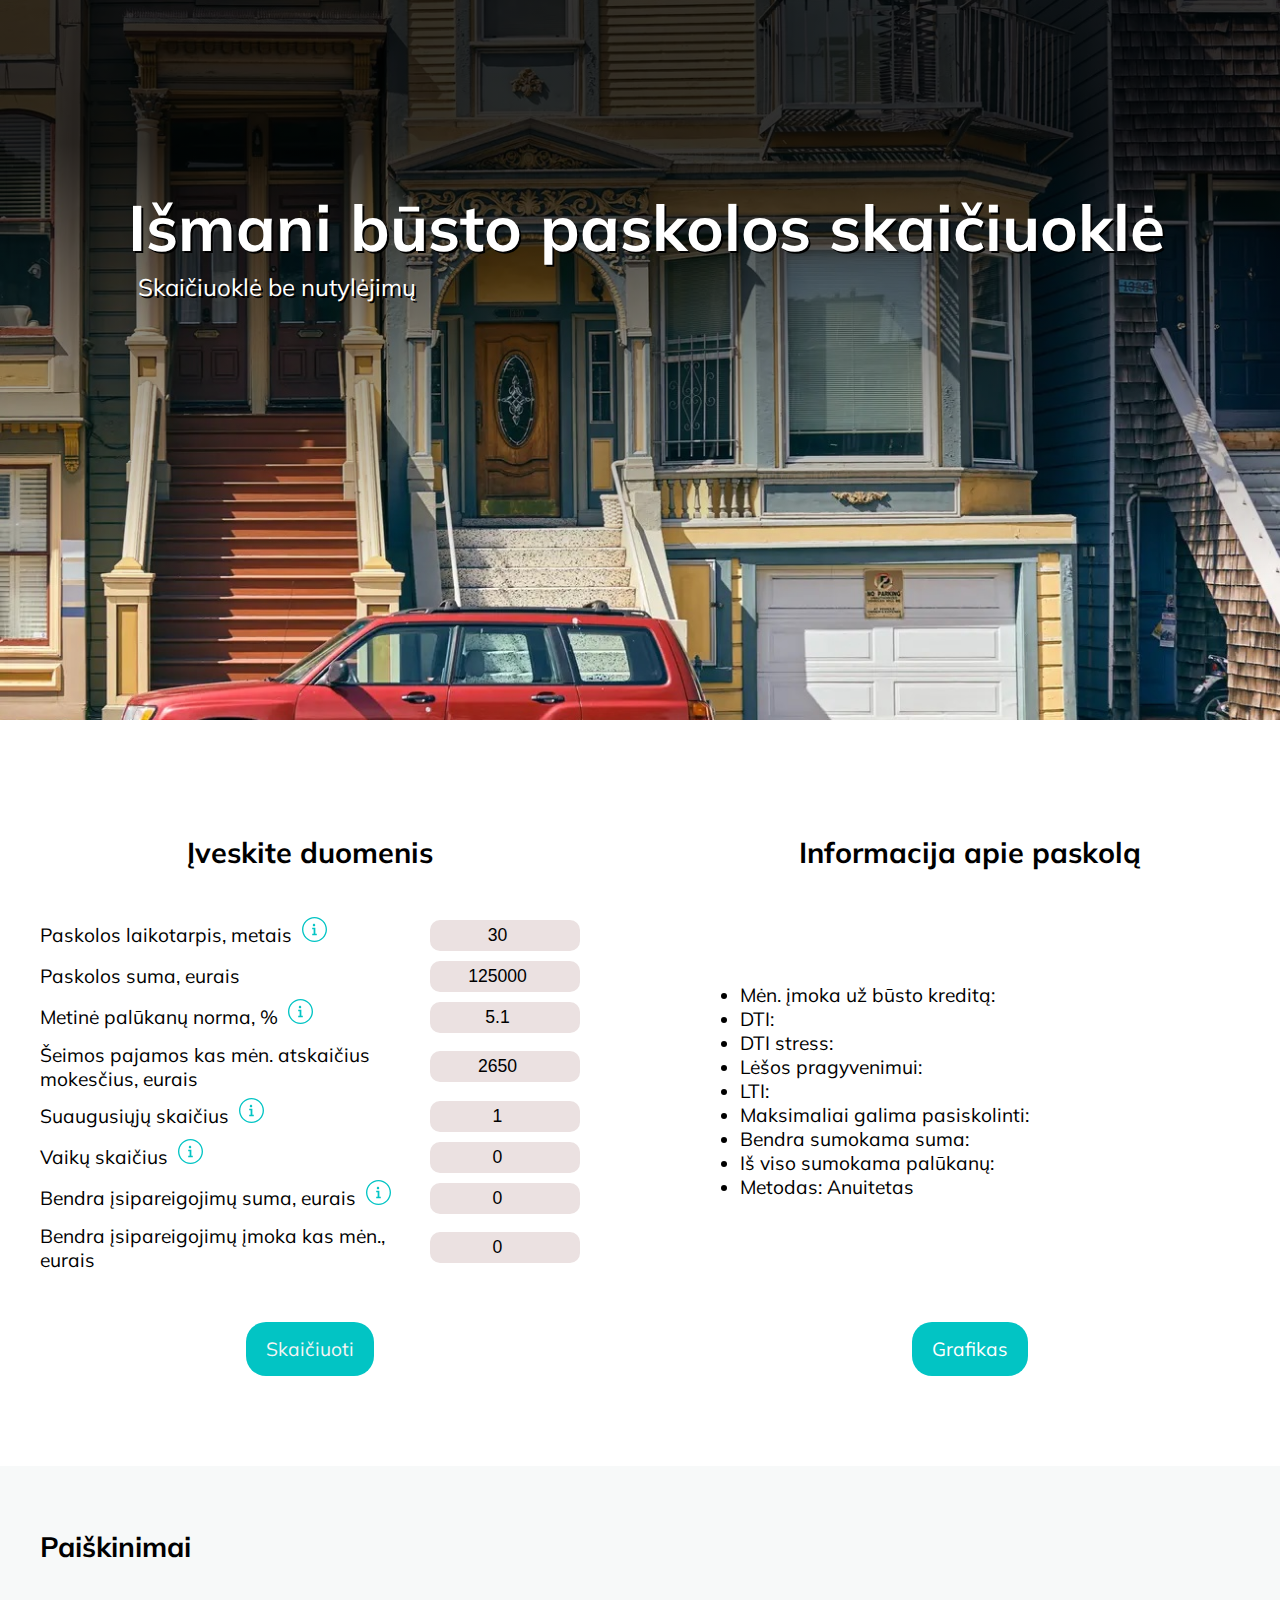
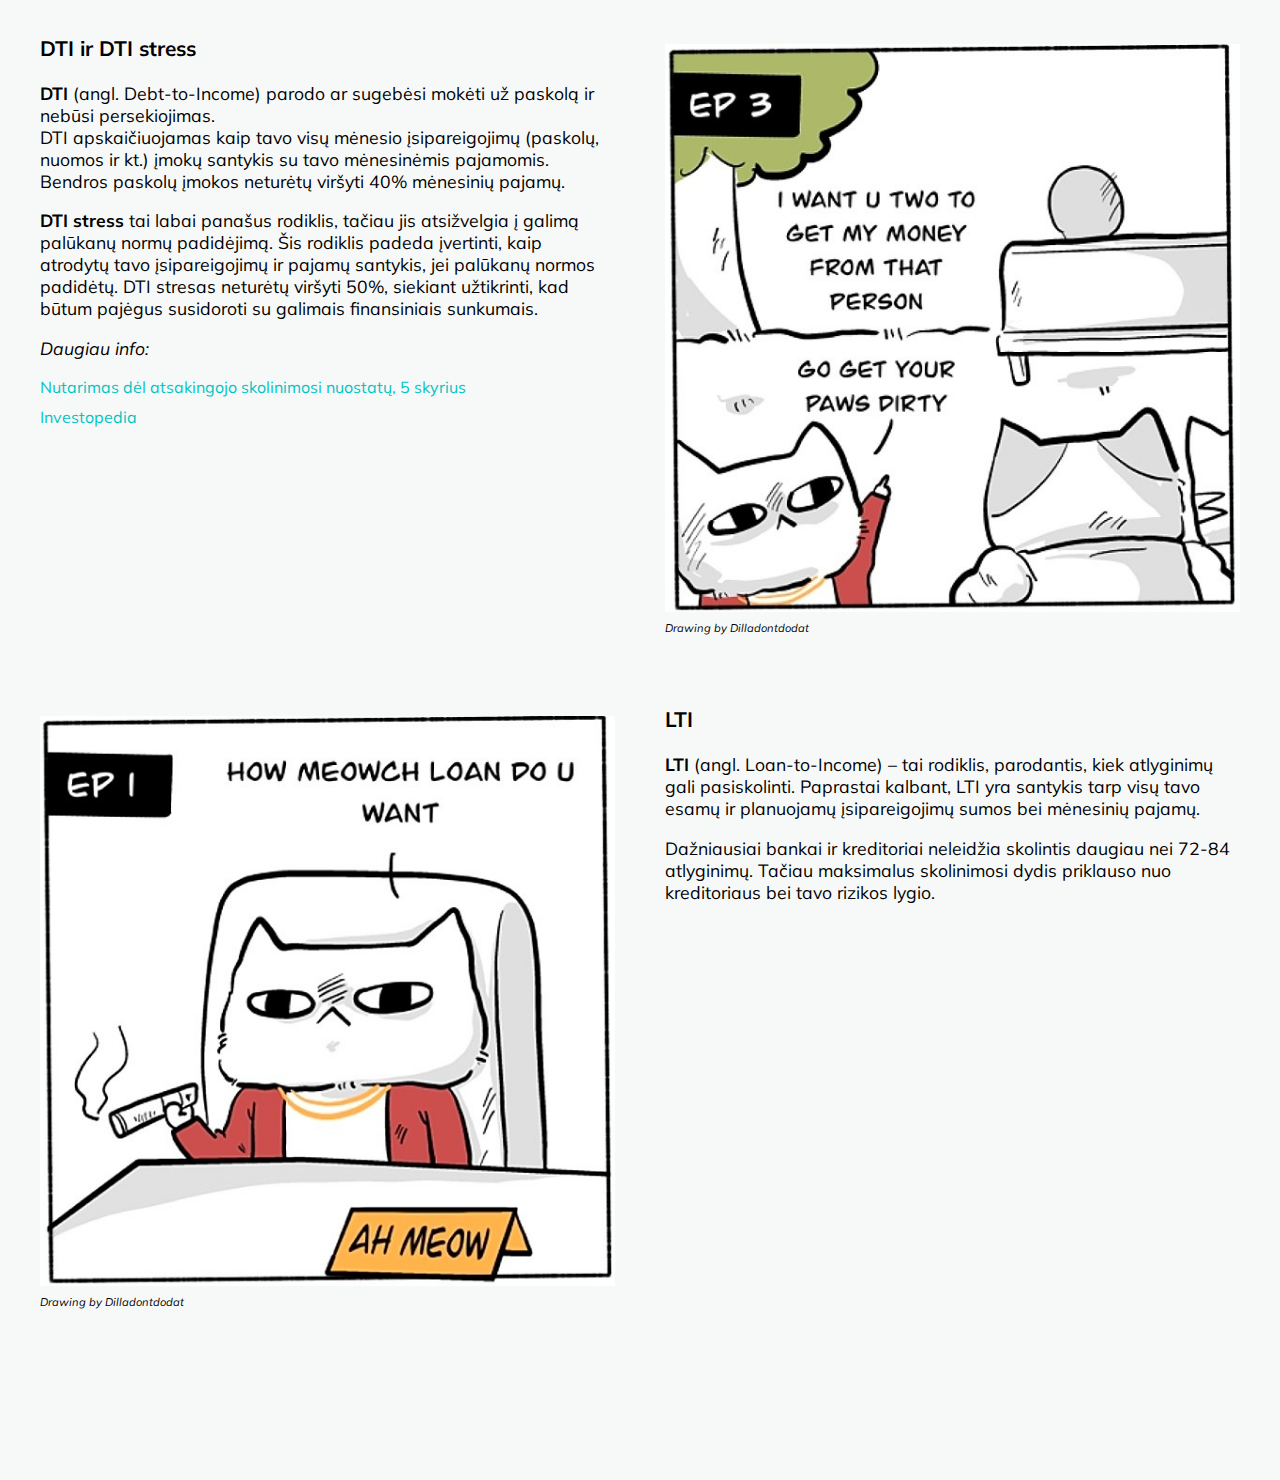
<file: index.html>
<!DOCTYPE html>
<html lang="en">

<head>
    <meta charset="UTF-8">
    <meta http-equiv="X-UA-Compatible" content="IE=edge">
    <meta name="viewport" content="width=device-width, initial-scale=1.0">
    <title>Paskolos skaičiuoklė</title>
    <link rel="stylesheet" href="style.css">

    <link rel="preconnect" href="https://fonts.googleapis.com">
    <link rel="preconnect" href="https://fonts.gstatic.com" crossorigin>
    <link href="https://cdn.jsdelivr.net/npm/bootstrap@5.3.0-alpha3/dist/css/bootstrap.min.css" rel="stylesheet"
        integrity="sha384-KK94CHFLLe+nY2dmCWGMq91rCGa5gtU4mk92HdvYe+M/SXH301p5ILy+dN9+nJOZ" crossorigin="anonymous">

    <link href="https://fonts.googleapis.com/css2?family=Mulish&display=swap" rel="stylesheet">
</head>

<body>

    <header class="header">
        <div class="img-wrapper">
            <div class="header-text">
                <h1>Išmani būsto paskolos skaičiuoklė</h1>
                <p>Skaičiuoklė be nutylėjimų</p>
            </div>
        </div>
    </header>

    <main class="main">

        <section class="calculator-input">

            <h2>Įveskite duomenis</h2>

            <div class="input-wrapper">

                <div class="input-info">
                    <label for="loanperiod">Paskolos laikotarpis, metais</label>
                    <div class="info-wrapper">
                        <svg xmlns="http://www.w3.org/2000/svg" shape-rendering="geometricPrecision"
                            text-rendering="geometricPrecision" image-rendering="optimizeQuality" fill-rule="evenodd"
                            clip-rule="evenodd" viewBox="0 0 512 512">
                            <path fill-rule="nonzero"
                                d="M256 0c70.69 0 134.7 28.66 181.02 74.98C483.34 121.31 512 185.31 512 256c0 70.69-28.66 134.7-74.98 181.02C390.7 483.34 326.69 512 256 512c-70.69 0-134.7-28.66-181.02-74.98C28.66 390.7 0 326.69 0 256c0-70.69 28.66-134.69 74.98-181.02C121.3 28.66 185.31 0 256 0zm17.75 342.25h29.15v29.32h-93.79v-29.32h28.76v-92.34h-28.76v-29.32h64.64v121.66zm-27.94-150.37c-7.08-.05-13.12-2.53-18.2-7.56-5.08-5.01-7.56-11.11-7.56-18.25 0-7.01 2.48-13.06 7.56-18.08 5.08-5.02 11.12-7.55 18.2-7.55 6.95 0 12.99 2.53 18.08 7.55 5.13 5.02 7.67 11.07 7.67 18.08 0 4.72-1.2 9.07-3.56 12.94-2.36 3.93-5.45 7.07-9.31 9.37-3.87 2.3-8.17 3.45-12.88 3.5zm171.9-97.59C376.33 52.92 319.15 27.32 256 27.32c-63.15 0-120.33 25.6-161.71 66.97C52.92 135.68 27.32 192.85 27.32 256c0 63.15 25.6 120.33 66.97 161.71 41.38 41.37 98.56 66.97 161.71 66.97 63.15 0 120.33-25.6 161.71-66.97 41.37-41.38 66.97-98.56 66.97-161.71 0-63.15-25.6-120.32-66.97-161.71z" />
                        </svg>
                        <div class="info-text">Maksimalus galimas paskolos laikotarpis yra 30 metų, standartiškai
                            skolinama
                            iki 65 metų amžiaus</div>
                    </div>
                </div>

                <input type="number" id="loanperiod" min="1" max="30" value="30" onkeyup="if(value>30) value=30;">



            </div>

            <div class="input-wrapper">
                <label for="loanamount">Paskolos suma, eurais</label>
                <input type="number" id="loanamount" value="125000">
            </div>

            <div class="input-wrapper">

                <div class="input-info">
                    <label for="interest">Metinė palūkanų norma, %</label>
                    <div class="info-wrapper">

                        <svg xmlns="http://www.w3.org/2000/svg" shape-rendering="geometricPrecision"
                            text-rendering="geometricPrecision" image-rendering="optimizeQuality" fill-rule="evenodd"
                            clip-rule="evenodd" viewBox="0 0 512 512">
                            <path fill-rule="nonzero"
                                d="M256 0c70.69 0 134.7 28.66 181.02 74.98C483.34 121.31 512 185.31 512 256c0 70.69-28.66 134.7-74.98 181.02C390.7 483.34 326.69 512 256 512c-70.69 0-134.7-28.66-181.02-74.98C28.66 390.7 0 326.69 0 256c0-70.69 28.66-134.69 74.98-181.02C121.3 28.66 185.31 0 256 0zm17.75 342.25h29.15v29.32h-93.79v-29.32h28.76v-92.34h-28.76v-29.32h64.64v121.66zm-27.94-150.37c-7.08-.05-13.12-2.53-18.2-7.56-5.08-5.01-7.56-11.11-7.56-18.25 0-7.01 2.48-13.06 7.56-18.08 5.08-5.02 11.12-7.55 18.2-7.55 6.95 0 12.99 2.53 18.08 7.55 5.13 5.02 7.67 11.07 7.67 18.08 0 4.72-1.2 9.07-3.56 12.94-2.36 3.93-5.45 7.07-9.31 9.37-3.87 2.3-8.17 3.45-12.88 3.5zm171.9-97.59C376.33 52.92 319.15 27.32 256 27.32c-63.15 0-120.33 25.6-161.71 66.97C52.92 135.68 27.32 192.85 27.32 256c0 63.15 25.6 120.33 66.97 161.71 41.38 41.37 98.56 66.97 161.71 66.97 63.15 0 120.33-25.6 161.71-66.97 41.37-41.38 66.97-98.56 66.97-161.71 0-63.15-25.6-120.32-66.97-161.71z" />
                        </svg>
                        <div class="info-text">Palūkanos susideda iš dviejų dalių: banko maržos ir EURIBOR. </div>
                    </div>
                </div>


                <input type="number" id="interest" value="5.1">



            </div>

            <div class="input-wrapper">
                <label for="income">Šeimos pajamos kas mėn. atskaičius mokesčius, eurais</label>
                <input type="number" id="income" value="2650">


            </div>

            <div class="input-wrapper">


                <div class="input-info">
                    <label for="adults">Suaugusiųjų skaičius</label>
                    <div class="info-wrapper">
                        <svg xmlns="http://www.w3.org/2000/svg" shape-rendering="geometricPrecision"
                            text-rendering="geometricPrecision" image-rendering="optimizeQuality" fill-rule="evenodd"
                            clip-rule="evenodd" viewBox="0 0 512 512">
                            <path fill-rule="nonzero"
                                d="M256 0c70.69 0 134.7 28.66 181.02 74.98C483.34 121.31 512 185.31 512 256c0 70.69-28.66 134.7-74.98 181.02C390.7 483.34 326.69 512 256 512c-70.69 0-134.7-28.66-181.02-74.98C28.66 390.7 0 326.69 0 256c0-70.69 28.66-134.69 74.98-181.02C121.3 28.66 185.31 0 256 0zm17.75 342.25h29.15v29.32h-93.79v-29.32h28.76v-92.34h-28.76v-29.32h64.64v121.66zm-27.94-150.37c-7.08-.05-13.12-2.53-18.2-7.56-5.08-5.01-7.56-11.11-7.56-18.25 0-7.01 2.48-13.06 7.56-18.08 5.08-5.02 11.12-7.55 18.2-7.55 6.95 0 12.99 2.53 18.08 7.55 5.13 5.02 7.67 11.07 7.67 18.08 0 4.72-1.2 9.07-3.56 12.94-2.36 3.93-5.45 7.07-9.31 9.37-3.87 2.3-8.17 3.45-12.88 3.5zm171.9-97.59C376.33 52.92 319.15 27.32 256 27.32c-63.15 0-120.33 25.6-161.71 66.97C52.92 135.68 27.32 192.85 27.32 256c0 63.15 25.6 120.33 66.97 161.71 41.38 41.37 98.56 66.97 161.71 66.97 63.15 0 120.33-25.6 161.71-66.97 41.37-41.38 66.97-98.56 66.97-161.71 0-63.15-25.6-120.32-66.97-161.71z" />
                        </svg>
                        <div class="info-text">Pragyvenimo suma suaugusiui: 610 eurų. </div>
                    </div>
                </div>

                <input type="number" id="adults" value="1">



            </div>

            <div class="input-wrapper">



                <div class="input-info">
                    <label for="kids">Vaikų skaičius</label>
                    <div class="info-wrapper">

                        <svg xmlns="http://www.w3.org/2000/svg" shape-rendering="geometricPrecision"
                            text-rendering="geometricPrecision" image-rendering="optimizeQuality" fill-rule="evenodd"
                            clip-rule="evenodd" viewBox="0 0 512 512">
                            <path fill-rule="nonzero"
                                d="M256 0c70.69 0 134.7 28.66 181.02 74.98C483.34 121.31 512 185.31 512 256c0 70.69-28.66 134.7-74.98 181.02C390.7 483.34 326.69 512 256 512c-70.69 0-134.7-28.66-181.02-74.98C28.66 390.7 0 326.69 0 256c0-70.69 28.66-134.69 74.98-181.02C121.3 28.66 185.31 0 256 0zm17.75 342.25h29.15v29.32h-93.79v-29.32h28.76v-92.34h-28.76v-29.32h64.64v121.66zm-27.94-150.37c-7.08-.05-13.12-2.53-18.2-7.56-5.08-5.01-7.56-11.11-7.56-18.25 0-7.01 2.48-13.06 7.56-18.08 5.08-5.02 11.12-7.55 18.2-7.55 6.95 0 12.99 2.53 18.08 7.55 5.13 5.02 7.67 11.07 7.67 18.08 0 4.72-1.2 9.07-3.56 12.94-2.36 3.93-5.45 7.07-9.31 9.37-3.87 2.3-8.17 3.45-12.88 3.5zm171.9-97.59C376.33 52.92 319.15 27.32 256 27.32c-63.15 0-120.33 25.6-161.71 66.97C52.92 135.68 27.32 192.85 27.32 256c0 63.15 25.6 120.33 66.97 161.71 41.38 41.37 98.56 66.97 161.71 66.97 63.15 0 120.33-25.6 161.71-66.97 41.37-41.38 66.97-98.56 66.97-161.71 0-63.15-25.6-120.32-66.97-161.71z" />
                        </svg>

                        <div class="info-text">Pragyvenimo suma vaikui: 240 eurų. </div>


                    </div>

                </div>


                <input type="number" id="kids" value="0">



            </div>

            <div class="input-wrapper">

                <div class="input-info">

                    <label for="obligationtotal">Bendra įsipareigojimų suma, eurais</label>
                    <div class="info-wrapper">
                        <svg xmlns="http://www.w3.org/2000/svg" shape-rendering="geometricPrecision"
                            text-rendering="geometricPrecision" image-rendering="optimizeQuality" fill-rule="evenodd"
                            clip-rule="evenodd" viewBox="0 0 512 512">
                            <path fill-rule="nonzero"
                                d="M256 0c70.69 0 134.7 28.66 181.02 74.98C483.34 121.31 512 185.31 512 256c0 70.69-28.66 134.7-74.98 181.02C390.7 483.34 326.69 512 256 512c-70.69 0-134.7-28.66-181.02-74.98C28.66 390.7 0 326.69 0 256c0-70.69 28.66-134.69 74.98-181.02C121.3 28.66 185.31 0 256 0zm17.75 342.25h29.15v29.32h-93.79v-29.32h28.76v-92.34h-28.76v-29.32h64.64v121.66zm-27.94-150.37c-7.08-.05-13.12-2.53-18.2-7.56-5.08-5.01-7.56-11.11-7.56-18.25 0-7.01 2.48-13.06 7.56-18.08 5.08-5.02 11.12-7.55 18.2-7.55 6.95 0 12.99 2.53 18.08 7.55 5.13 5.02 7.67 11.07 7.67 18.08 0 4.72-1.2 9.07-3.56 12.94-2.36 3.93-5.45 7.07-9.31 9.37-3.87 2.3-8.17 3.45-12.88 3.5zm171.9-97.59C376.33 52.92 319.15 27.32 256 27.32c-63.15 0-120.33 25.6-161.71 66.97C52.92 135.68 27.32 192.85 27.32 256c0 63.15 25.6 120.33 66.97 161.71 41.38 41.37 98.56 66.97 161.71 66.97 63.15 0 120.33-25.6 161.71-66.97 41.37-41.38 66.97-98.56 66.97-161.71 0-63.15-25.6-120.32-66.97-161.71z" />
                        </svg>
                        <div class="info-text">Įveskite visų savo esamų kredito limitų, paskolų, lizingų sumą.</div>
                    </div>
                </div>



                <input type="number" id="obligationtotal" value="0">




            </div>

            <div class="input-wrapper">
                <label for="obligationmonthly">Bendra įsipareigojimų įmoka kas mėn., eurais</label>
                <input type="number" id="obligationmonthly" value="0">
            </div>

            <div class="button-wrap">

                <button class="calculate-click" onclick="calculateMortgage()">Skaičiuoti</button>
            </div>

        </section>

        <section class="calculator-output">

            <h2>Informacija apie paskolą</h2>

            <ul class="output-list list-group">
                <li id="monthly-payment" class="list-group-item">Mėn. įmoka už būsto kreditą:</li>
                <li id="DTI" class="list-group-item">DTI:</li>
                <li id="DSTI" class="list-group-item">DTI stress:</li>
                <li id="disposibles" class="list-group-item">Lėšos pragyvenimui: </li>
                <li id="LTI" class="list-group-item">LTI:</li>
                <li id="max-loan" class="list-group-item">Maksimaliai galima pasiskolinti:</li>
                <li id="loan-cost" class="list-group-item">Bendra sumokama suma:</li>
                <li id="total-interest" class="list-group-item">Iš viso sumokama palūkanų:</li>
                <li id="anuity" class="list-group-item">Metodas: Anuitetas</li>
            </ul>


            <div class="button-wrap">

                <button id="schedule" class="calculate-click"><a target="_blank"
                        href="schedule.html">Grafikas</a></button>

            </div>



        </section>






    </main>

    <div class="wrapper-explanation">

        <section class="calculator-explained">

            <h2>Paiškinimai</h2>

            <article class="explain">




                <div class="explain-text">

                    <h3 class="DTI"> DTI ir DTI stress</h3>

                    <p>

                    <p><strong>DTI </strong> (angl. Debt-to-Income) parodo ar sugebėsi mokėti už paskolą ir nebūsi persekiojimas. <br> DTI apskaičiuojamas kaip tavo visų mėnesio įsipareigojimų (paskolų, nuomos ir kt.) įmokų santykis su tavo mėnesinėmis pajamomis. Bendros paskolų įmokos neturėtų viršyti 40% mėnesinių pajamų. </p>
                    <p><strong>DTI stress</strong> tai labai panašus rodiklis, tačiau jis atsižvelgia į galimą palūkanų normų padidėjimą. Šis rodiklis padeda įvertinti, kaip atrodytų tavo įsipareigojimų ir pajamų santykis, jei palūkanų normos padidėtų. DTI stresas neturėtų viršyti 50%, siekiant užtikrinti, kad būtum pajėgus susidoroti su galimais finansiniais sunkumais. </p>



                    <span class="more-info">

                        <p><em>Daugiau info:</em> </p>

                        <a class="links" href="https://e-seimas.lrs.lt/portal/legalAct/lt/TAD/TAIS.405879/asr"
                            target="_blank">Nutarimas
                            dėl atsakingojo
                            skolinimosi nuostatų, 5 skyrius</a>
                    </span>


                    <span class="more-info">

                        <a class="links" href="https://www.investopedia.com/terms/d/dti.asp"
                            target="_blank">Investopedia</a>
                    </span>

                    </p>
                </div>

                <div class="loan-cat">



                    <img src="getmoney.PNG" alt="loan cat">
                    <cite>Drawing by Dilladontdodat</cite>

                </div>

            </article>


            <article class="explain explain-2">



                <div class="explain-text explain-text-2">

                    <h3 class="LTI">LTI</h3>

                    <p>
                        <strong>LTI</strong> (angl. Loan-to-Income) – tai rodiklis, parodantis, kiek atlyginimų gali pasiskolinti. Paprastai kalbant, LTI yra santykis tarp visų tavo esamų ir planuojamų įsipareigojimų sumos bei mėnesinių pajamų. 
                    </p>
                    <p>
                        Dažniausiai bankai ir kreditoriai neleidžia skolintis daugiau nei 72-84 atlyginimų. Tačiau maksimalus skolinimosi dydis priklauso nuo kreditoriaus bei tavo rizikos lygio. 
                    </p>
                </div>

                <div class="loan-cat loan-cat-2">


                    <img src="howmuchloan.PNG" alt="loan cat">

                    <cite>Drawing by Dilladontdodat</cite>

                </div>


            </article>


        </section>

    </div>




    <script src="script.js"></script>

    <script src="https://cdn.jsdelivr.net/npm/@popperjs/core@2.11.7/dist/umd/popper.min.js"
        integrity="sha384-zYPOMqeu1DAVkHiLqWBUTcbYfZ8osu1Nd6Z89ify25QV9guujx43ITvfi12/QExE"
        crossorigin="anonymous"></script>
    <script src="https://cdn.jsdelivr.net/npm/bootstrap@5.3.0-alpha3/dist/js/bootstrap.min.js"
        integrity="sha384-Y4oOpwW3duJdCWv5ly8SCFYWqFDsfob/3GkgExXKV4idmbt98QcxXYs9UoXAB7BZ"
        crossorigin="anonymous"></script>
    <script src="amortization_schedule.js"></script>



</body>

</html>
</file>
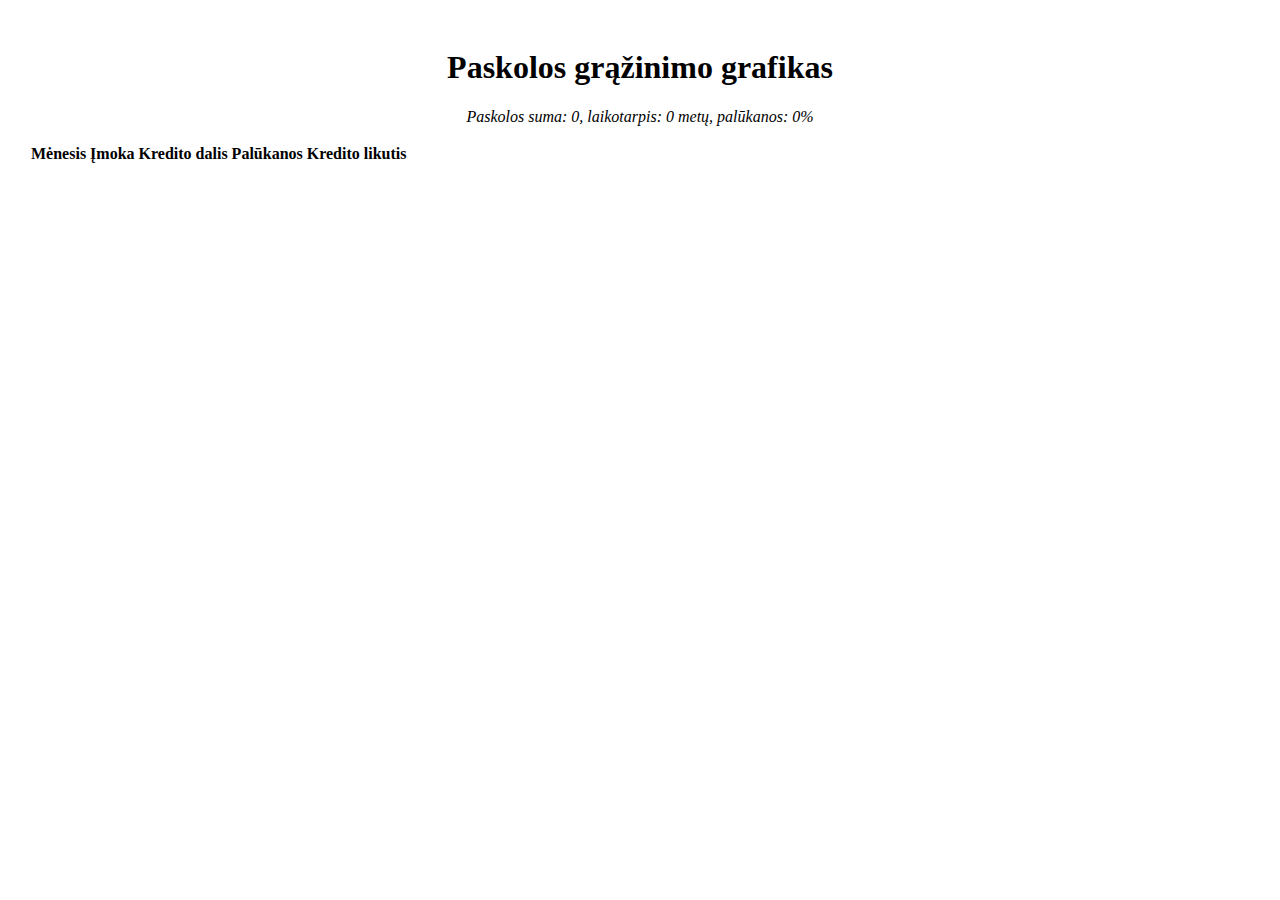
<file: schedule.html>
<!DOCTYPE html>
<html lang="en">

<head>
  <meta charset="UTF-8">
  <meta http-equiv="X-UA-Compatible" content="IE=edge">
  <meta name="viewport" content="width=device-width, initial-scale=1.0">
  <title>Schedule</title>
  <link href="https://cdn.jsdelivr.net/npm/bootstrap@5.3.0-alpha3/dist/css/bootstrap.min.css" rel="stylesheet"
    integrity="sha384-KK94CHFLLe+nY2dmCWGMq91rCGa5gtU4mk92HdvYe+M/SXH301p5ILy+dN9+nJOZ" crossorigin="anonymous">
  <link rel="stylesheet" href="schedule.css">
</head>

<body>

  <div class="wrapper">
    <div class="schedule-info">

      <h1>Paskolos grąžinimo grafikas</h1>

      <p><i class="info"></i></p>
    </div>

    <table class="schedule table">
      <thead>
        <tr>
          <th>Mėnesis</th>
          <th>Įmoka</th>
          <th>Kredito dalis</th>
          <th>Palūkanos</th>
          <th>Kredito likutis</th>
        </tr>
      </thead>
      <tbody id="table-body">

      </tbody>
    </table>


  </div>

  <script src="https://cdn.jsdelivr.net/npm/@popperjs/core@2.11.7/dist/umd/popper.min.js"
    integrity="sha384-zYPOMqeu1DAVkHiLqWBUTcbYfZ8osu1Nd6Z89ify25QV9guujx43ITvfi12/QExE"
    crossorigin="anonymous"></script>
  <script src="https://cdn.jsdelivr.net/npm/bootstrap@5.3.0-alpha3/dist/js/bootstrap.min.js"
    integrity="sha384-Y4oOpwW3duJdCWv5ly8SCFYWqFDsfob/3GkgExXKV4idmbt98QcxXYs9UoXAB7BZ"
    crossorigin="anonymous"></script>
  <script src="amortization_schedule.js"></script>
</body>

</html>
</file>
<file: style.css>
* {
  box-sizing: border-box;
}

body {
  margin: 0px;
  font-family: "Mulish", sans-serif;
}

.main,
.calculator-explained {
  margin-top: 50px;
  margin-left: auto;
  margin-right: auto;
  max-width: 1450px;
  width: 100%;
}

.button-wrap {
  display: flex;
  justify-content: center;
}
.button-wrap .calculate-click {
  margin-top: 50px;
  background-color: #02c4c4;
  border: none;
  padding: 15px 20px;
  border-radius: 20px;
  font-family: "Mulish", sans-serif;
  color: whitesmoke;
  font-size: 1.2rem;
  cursor: pointer;
}
.button-wrap .calculate-click a {
  text-decoration: none;
  color: white;
}
.button-wrap .calculate-click:hover {
  color: white;
  background-color: blue;
}
.button-wrap .calculate-click:active {
  opacity: 0.8;
}

.header {
  margin-top: 0px;
  font-family: "Mulish", sans-serif;
}
.header .img-wrapper {
  background-image: linear-gradient(0deg, rgba(255, 255, 255, 0) 20%, rgba(1, 0, 0, 0.8) 80%), url(happyhouse.jpg);
  background-position: 70%;
  background-size: 100%;
  background-repeat: no-repeat;
  background-size: cover;
  height: 80vh;
  position: relative;
}
.header .img-wrapper .header-text {
  position: absolute;
  left: 10%;
  top: 20%;
}
.header .img-wrapper .header-text h1 {
  color: white;
  text-shadow: 2px 2px black;
  font-size: 4em;
  margin-bottom: 5px;
}
@media (max-width: 999px) {
  .header .img-wrapper .header-text h1 {
    font-size: 3em;
  }
}
@media (max-width: 768px) {
  .header .img-wrapper .header-text h1 {
    font-size: 2.5em;
  }
}
@media (max-width: 649px) {
  .header .img-wrapper .header-text h1 {
    font-size: 2em;
  }
}
.header .img-wrapper .header-text p {
  margin-top: 0px;
  color: white;
  text-shadow: 2px 2px black;
  margin-left: 10px;
  font-size: 1.5rem;
}
@media (max-width: 999px) {
  .header .img-wrapper .header-text p {
    font-size: 1.3em;
  }
}
@media (max-width: 768px) {
  .header .img-wrapper .header-text p {
    font-size: 1.2em;
  }
}
@media (max-width: 649px) {
  .header .img-wrapper .header-text p {
    font-size: 1em;
    margin-left: 5px;
  }
}

.main {
  display: grid;
  grid-template-columns: 1fr 1fr;
  -moz-column-gap: 80px;
       column-gap: 80px;
  font-size: 1.2rem;
  padding: 20px;
}
@media (max-width: 999px) {
  .main {
    grid-template-columns: 1fr;
    width: 100%;
    height: auto;
  }
}
.main h2 {
  text-align: center;
  margin-bottom: 40px;
}
.main .calculator-input {
  padding: 20px;
  display: flex;
  flex-direction: column;
  justify-content: space-between;
}
.main .calculator-input .input-wrapper {
  margin-top: 10px;
  display: flex;
  justify-content: space-between;
  align-content: center;
  align-items: center;
  -moz-column-gap: 20px;
       column-gap: 20px;
}
@media (max-width: 649px) {
  .main .calculator-input .input-wrapper {
    flex-direction: column;
    row-gap: 20px;
  }
}
.main .calculator-input .input-wrapper label {
  text-align: left;
}
@media (max-width: 649px) {
  .main .calculator-input .input-wrapper label {
    text-align: center;
  }
}
.main .calculator-input .input-wrapper .input-info {
  display: flex;
  align-content: center;
  align-items: center;
  -moz-column-gap: 10px;
       column-gap: 10px;
}
.main .calculator-input .input-wrapper input {
  background-color: rgb(235, 225, 225);
  border: none;
  padding: 5px 10px;
  border-radius: 10px;
  width: 150px;
  font-size: 1.1rem;
  text-align: center;
}
@media (max-width: 649px) {
  .main .calculator-input .input-wrapper input {
    width: 50%;
  }
}
.main .calculator-input .input-wrapper .info-wrapper {
  width: 25px;
  height: 25px;
  position: relative;
  display: inline-block;
}
.main .calculator-input .input-wrapper .info-wrapper .info-text {
  background-color: #02c4c4;
  color: white;
  padding: 8px 10px;
  font-size: 0.85rem;
  border-radius: 10px;
  visibility: hidden;
  display: inline-block;
  position: absolute;
  left: 40px;
  width: 200px;
}
@media (max-width: 649px) {
  .main .calculator-input .input-wrapper .info-wrapper .info-text {
    right: 40px;
    left: unset;
  }
}
.main .calculator-input .input-wrapper .info-wrapper svg {
  width: 25px;
  height: 25px;
  fill: #02c4c4;
  position: relative;
  top: -6px;
}
.main .calculator-input .input-wrapper .info-wrapper svg:hover {
  fill: blue;
}
.main .calculator-input .input-wrapper .info-wrapper:hover {
  cursor: pointer;
}
.main .calculator-input .input-wrapper .info-wrapper:hover .info-text {
  visibility: visible;
  z-index: 1;
}
.main .calculator-output {
  padding: 20px;
  display: flex;
  flex-direction: column;
  justify-content: space-between;
}

.wrapper-explanation {
  font-family: "Mulish", sans-serif;
  margin-top: 50px;
  margin-bottom: 0px;
  padding: 20px;
  padding-bottom: 50px;
  background-color: rgba(236, 241, 241, 0.3960784314);
  font-family: "Mulish", sans-serif;
}
@media (max-width: 999px) {
  .wrapper-explanation {
    width: 100%;
  }
}
.wrapper-explanation .calculator-explained {
  margin-top: 0px;
  padding: 20px;
  margin-bottom: 100px;
}
.wrapper-explanation .calculator-explained h2 {
  font-size: 1.75rem;
}
.wrapper-explanation .calculator-explained .explain,
.wrapper-explanation .calculator-explained .explain.explain-2 {
  display: grid;
  grid-template-columns: 1fr 1fr;
  grid-template-rows: auto 1fr;
  -moz-column-gap: 50px;
       column-gap: 50px;
  margin-top: 50px;
}
@media (max-width: 768px) {
  .wrapper-explanation .calculator-explained .explain,
  .wrapper-explanation .calculator-explained .explain.explain-2 {
    grid-template-columns: 1fr;
    grid-template-rows: auto auto 1fr;
  }
}
.wrapper-explanation .calculator-explained .explain h3,
.wrapper-explanation .calculator-explained .explain .LTI,
.wrapper-explanation .calculator-explained .explain.explain-2 h3,
.wrapper-explanation .calculator-explained .explain.explain-2 .LTI {
  font-size: 1.3rem;
}
.wrapper-explanation .calculator-explained .explain .loan-cat,
.wrapper-explanation .calculator-explained .explain .loan-cat.loan-cat-2,
.wrapper-explanation .calculator-explained .explain.explain-2 .loan-cat,
.wrapper-explanation .calculator-explained .explain.explain-2 .loan-cat.loan-cat-2 {
  grid-row: 2/3;
  grid-column: 2/3;
  justify-self: end;
  width: 100%;
  height: 100%;
}
@media (max-width: 768px) {
  .wrapper-explanation .calculator-explained .explain .loan-cat,
  .wrapper-explanation .calculator-explained .explain .loan-cat.loan-cat-2,
  .wrapper-explanation .calculator-explained .explain.explain-2 .loan-cat,
  .wrapper-explanation .calculator-explained .explain.explain-2 .loan-cat.loan-cat-2 {
    grid-column: 1/2;
    grid-row: 3/4;
    justify-self: start;
    width: 100%;
  }
}
.wrapper-explanation .calculator-explained .explain .loan-cat img,
.wrapper-explanation .calculator-explained .explain .loan-cat.loan-cat-2 img,
.wrapper-explanation .calculator-explained .explain.explain-2 .loan-cat img,
.wrapper-explanation .calculator-explained .explain.explain-2 .loan-cat.loan-cat-2 img {
  margin-top: 30px;
  width: 100%;
}
.wrapper-explanation .calculator-explained .explain .loan-cat cite,
.wrapper-explanation .calculator-explained .explain .loan-cat.loan-cat-2 cite,
.wrapper-explanation .calculator-explained .explain.explain-2 .loan-cat cite,
.wrapper-explanation .calculator-explained .explain.explain-2 .loan-cat.loan-cat-2 cite {
  font-size: 0.7em;
}
.wrapper-explanation .calculator-explained .explain .explain-text,
.wrapper-explanation .calculator-explained .explain .explain-text.explain-text-2,
.wrapper-explanation .calculator-explained .explain.explain-2 .explain-text,
.wrapper-explanation .calculator-explained .explain.explain-2 .explain-text.explain-text-2 {
  grid-row: 2/3;
}
.wrapper-explanation .calculator-explained .explain .explain-text p,
.wrapper-explanation .calculator-explained .explain .explain-text.explain-text-2 p,
.wrapper-explanation .calculator-explained .explain.explain-2 .explain-text p,
.wrapper-explanation .calculator-explained .explain.explain-2 .explain-text.explain-text-2 p {
  font-size: 1.1rem;
}
.wrapper-explanation .calculator-explained .explain .explain-text .more-info,
.wrapper-explanation .calculator-explained .explain .explain-text.explain-text-2 .more-info,
.wrapper-explanation .calculator-explained .explain.explain-2 .explain-text .more-info,
.wrapper-explanation .calculator-explained .explain.explain-2 .explain-text.explain-text-2 .more-info {
  display: block;
  margin-top: 10px;
}
.wrapper-explanation .calculator-explained .explain .explain-text .more-info .links,
.wrapper-explanation .calculator-explained .explain .explain-text.explain-text-2 .more-info .links,
.wrapper-explanation .calculator-explained .explain.explain-2 .explain-text .more-info .links,
.wrapper-explanation .calculator-explained .explain.explain-2 .explain-text.explain-text-2 .more-info .links {
  text-decoration: none;
  color: #02c4c4;
}
.wrapper-explanation .calculator-explained .explain .explain-text .more-info .links:hover,
.wrapper-explanation .calculator-explained .explain .explain-text.explain-text-2 .more-info .links:hover,
.wrapper-explanation .calculator-explained .explain.explain-2 .explain-text .more-info .links:hover,
.wrapper-explanation .calculator-explained .explain.explain-2 .explain-text.explain-text-2 .more-info .links:hover {
  color: blue;
}
.wrapper-explanation .calculator-explained .explain .explain-text .more-info .links:active,
.wrapper-explanation .calculator-explained .explain .explain-text.explain-text-2 .more-info .links:active,
.wrapper-explanation .calculator-explained .explain.explain-2 .explain-text .more-info .links:active,
.wrapper-explanation .calculator-explained .explain.explain-2 .explain-text.explain-text-2 .more-info .links:active {
  opacity: 0.8;
}
.wrapper-explanation .calculator-explained .explain .explain-text.explain-text-2,
.wrapper-explanation .calculator-explained .explain.explain-2 .explain-text.explain-text-2 {
  grid-column: 2/3;
}
@media (max-width: 768px) {
  .wrapper-explanation .calculator-explained .explain .explain-text.explain-text-2,
  .wrapper-explanation .calculator-explained .explain.explain-2 .explain-text.explain-text-2 {
    grid-column: 1/2;
  }
}
.wrapper-explanation .calculator-explained .explain .loan-cat.loan-cat-2,
.wrapper-explanation .calculator-explained .explain.explain-2 .loan-cat.loan-cat-2 {
  grid-column: 1/2;
  justify-self: start;
}/*# sourceMappingURL=style.css.map */
</file>
<file: schedule.css>
body {
  padding: 20px;
}

.schedule-info {
  text-align: center;
}

table {
  text-align: center;
}/*# sourceMappingURL=schedule.css.map */
</file>
